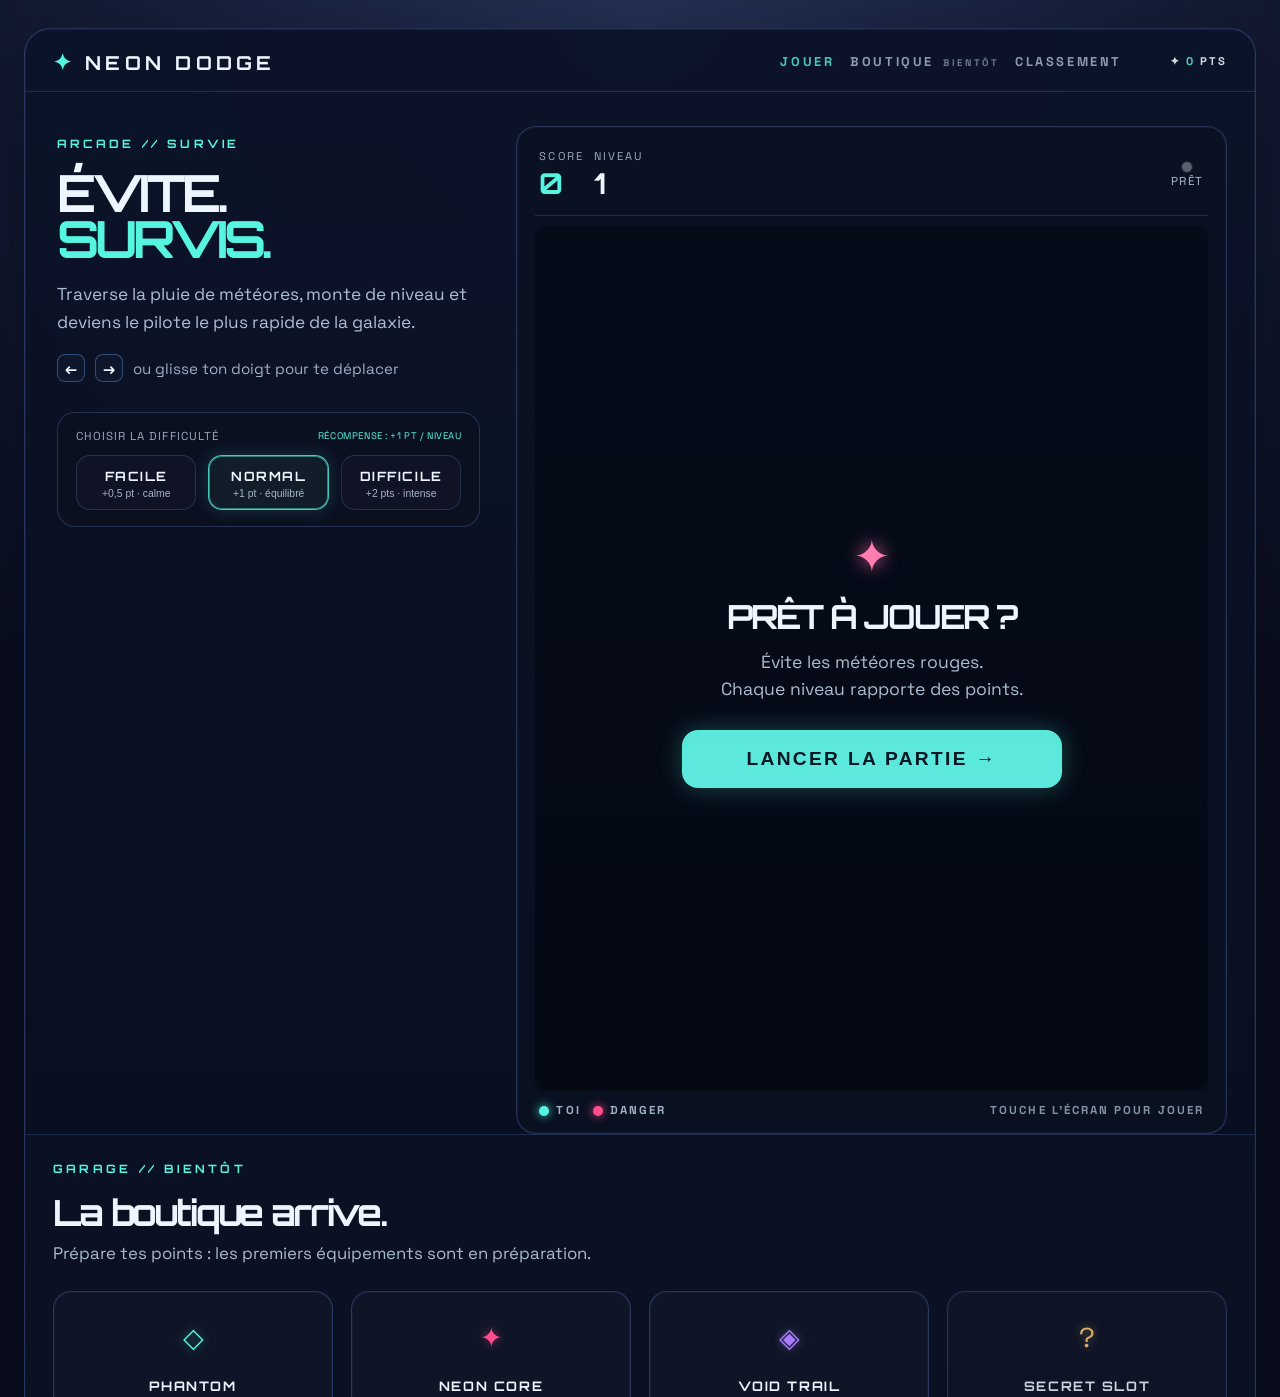
<file: index.html>
<!doctype html>
<html lang="fr">
<head>
<meta charset="UTF-8"><meta name="viewport" content="width=device-width,initial-scale=1.0"><meta name="theme-color" content="#090d1f"><title>Neon Dodge — Arcade</title>
<link rel="preconnect" href="https://fonts.googleapis.com"><link rel="preconnect" href="https://fonts.gstatic.com" crossorigin><link href="https://fonts.googleapis.com/css2?family=Orbitron:wght@500;700;900&family=Space+Grotesk:wght@400;600;700&display=swap" rel="stylesheet"><link rel="stylesheet" href="style.css">
</head>
<body>
<main class="shell">
<header class="topbar"><a class="brand" href="#play"><span class="brand-mark">✦</span>NEON DODGE</a><nav><a class="nav-link active" href="#play">JOUER</a><a class="nav-link" href="#shop">BOUTIQUE <em>Bientôt</em></a><a class="nav-link" href="#ranking">CLASSEMENT</a></nav><div class="wallet">✦ <strong id="points">0</strong> PTS</div></header>
<section class="hero" id="play"><div class="intro"><p class="eyebrow">ARCADE // SURVIE</p><h1>Évite.<br><span>Survis.</span></h1><p class="tagline">Traverse la pluie de météores, monte de niveau et deviens le pilote le plus rapide de la galaxie.</p><div class="controls-hint"><span class="key">←</span><span class="key">→</span><span>ou glisse ton doigt pour te déplacer</span></div><div class="difficulty-panel"><div class="panel-heading"><span>CHOISIR LA DIFFICULTÉ</span><small id="rewardText">+1 pt / niveau</small></div><div class="difficulty-options"><button class="difficulty" data-difficulty="easy"><b>FACILE</b><small>+0,5 pt · calme</small></button><button class="difficulty active" data-difficulty="normal"><b>NORMAL</b><small>+1 pt · équilibré</small></button><button class="difficulty" data-difficulty="hard"><b>DIFFICILE</b><small>+2 pts · intense</small></button></div></div></div>
<div class="game-card"><div class="hud"><div><small>SCORE</small><b id="score">0</b></div><div><small>NIVEAU</small><b id="level" class="white">1</b></div><div class="status"><span id="statusDot"></span><small id="statusText">PRÊT</small></div></div><div class="canvas-wrap"><canvas id="game" aria-label="Zone de jeu Neon Dodge"></canvas><div class="overlay" id="overlay"><div class="overlay-icon">✦</div><h2 id="overlayTitle">PRÊT À JOUER ?</h2><p id="overlayText">Évite les météores rouges.<br>Chaque niveau rapporte des points.</p><button id="startBtn">LANCER LA PARTIE <span>→</span></button></div></div><div class="game-footer"><span><i class="dot player-dot"></i>TOI</span><span><i class="dot danger-dot"></i>DANGER</span><span class="mobile-tip">TOUCHE L'ÉCRAN POUR JOUER</span></div></div></section>
<section class="shop" id="shop"><div class="section-title"><p class="eyebrow">GARAGE // BIENTÔT</p><h2>La boutique arrive.</h2><p>Prépare tes points : les premiers équipements sont en préparation.</p></div><div class="shop-grid"><article class="shop-item"><div class="item-icon">◇</div><b>PHANTOM</b><small>Vaisseau furtif</small><span>BIENTÔT</span></article><article class="shop-item"><div class="item-icon pink">✦</div><b>NEON CORE</b><small>Énergie premium</small><span>BIENTÔT</span></article><article class="shop-item"><div class="item-icon purple">◈</div><b>VOID TRAIL</b><small>Trace cosmique</small><span>BIENTÔT</span></article><article class="shop-item locked"><div class="item-icon gold">?</div><b>SECRET SLOT</b><small>Une surprise arrive</small><span>VERROUILLÉ</span></article></div></section>
<section class="ranking" id="ranking"><div><p class="eyebrow">PILOTES // LOCAL</p><h2>Ton classement</h2></div><div class="rank-card"><span class="rank-number">#1</span><span>TOI, PILOTE NÉON</span><strong id="bestScore">0</strong><small>MEILLEUR SCORE</small></div></section>
<footer><span>NEON DODGE <b>v1.0</b></span><span>Un mini-jeu fait avec HTML, CSS &amp; JavaScript</span></footer>
</main><script src="game.js"></script>
</body></html>
</file>
<file: style.css>
:root {
  --bg: #090d1f;
  --bg-2: #0d1630;
  --panel: rgba(17, 25, 54, 0.92);
  --panel-strong: #111936;
  --panel-soft: rgba(20, 29, 58, 0.9);
  --cyan: #55f5df;
  --cyan-2: #52f7ff;
  --pink: #ff4d8d;
  --purple: #a97cff;
  --gold: #ffc76b;
  --muted: #8c96b7;
  --text: #edf6ff;
  --line: rgba(120, 170, 255, 0.26);
}

* {
  box-sizing: border-box;
  scroll-behavior: smooth;
}

html {
  scroll-behavior: smooth;
}

body {
  margin: 0;
  min-height: 100vh;
  background: radial-gradient(circle at top, rgba(24, 39, 77, 0.95), var(--bg) 50%);
  color: var(--text);
  font-family: "Space Grotesk", sans-serif;
}

main.shell {
  width: min(1280px, calc(100% - 48px));
  margin: 28px auto 32px;
  border-radius: 26px;
  border: 1px solid rgba(116, 154, 255, 0.28);
  background: linear-gradient(180deg, rgba(12, 19, 40, 0.96), rgba(8, 13, 28, 0.96));
  box-shadow: 0 18px 80px rgba(0, 0, 0, 0.35), inset 0 0 0 1px rgba(91, 156, 255, 0.08);
  overflow: hidden;
}

.topbar {
  display: flex;
  align-items: center;
  justify-content: space-between;
  gap: 24px;
  padding: 18px 28px 16px;
  border-bottom: 1px solid rgba(118, 155, 255, 0.2);
}

.brand {
  color: var(--text);
  text-decoration: none;
  font-family: "Orbitron", sans-serif;
  font-size: 1.2rem;
  letter-spacing: 0.22em;
  font-weight: 700;
  text-transform: uppercase;
}

.brand-mark {
  color: var(--cyan);
  margin-right: 10px;
  font-size: 1.4rem;
}

nav {
  display: flex;
  align-items: center;
  gap: 16px;
  margin-left: auto;
  margin-right: 24px;
}

.nav-link {
  color: rgba(214, 233, 255, 0.8);
  text-decoration: none;
  font-size: 0.8rem;
  letter-spacing: 0.2em;
  text-transform: uppercase;
  font-weight: 700;
  opacity: 0.8;
  position: relative;
}

.nav-link.active {
  color: var(--cyan);
}

.nav-link em {
  font-style: normal;
  font-size: 0.6rem;
  opacity: 0.75;
  margin-left: 4px;
}

.wallet {
  color: var(--text);
  font-size: 0.7rem;
  letter-spacing: 0.18em;
  text-transform: uppercase;
  font-weight: 700;
  opacity: 0.88;
}

.wallet strong {
  color: var(--cyan);
}

.hero {
  display: grid;
  grid-template-columns: minmax(260px, 0.95fr) minmax(420px, 1.55fr);
  gap: 28px;
  padding: 34px 28px 0;
}

.intro {
  padding: 10px 8px 16px 4px;
}

.eyebrow {
  margin: 0 0 18px;
  color: var(--cyan);
  text-transform: uppercase;
  letter-spacing: 0.28em;
  font-size: 0.72rem;
  font-weight: 700;
  font-family: "Orbitron", sans-serif;
}

h1 {
  margin: 0;
  font-family: "Orbitron", sans-serif;
  font-size: clamp(2.8rem, 4vw, 4.2rem);
  line-height: 0.9;
  letter-spacing: -0.08em;
  text-transform: uppercase;
}

h1 span {
  color: var(--cyan);
}

.tagline {
  margin: 20px 0 0;
  max-width: 440px;
  color: rgba(214, 233, 255, 0.8);
  font-size: 1.08rem;
  line-height: 1.6;
}

.controls-hint {
  display: flex;
  align-items: center;
  gap: 10px;
  margin-top: 18px;
  font-size: 0.95rem;
  color: rgba(214, 233, 255, 0.72);
}

.key {
  display: inline-flex;
  align-items: center;
  justify-content: center;
  width: 28px;
  height: 28px;
  border: 1px solid rgba(120, 181, 255, 0.35);
  border-radius: 8px;
  background: rgba(14, 24, 46, 0.8);
  color: var(--text);
  font-weight: 700;
}

.difficulty-panel {
  margin-top: 30px;
  border: 1px solid rgba(104, 138, 208, 0.28);
  background: rgba(12, 17, 32, 0.7);
  border-radius: 18px;
  padding: 16px 18px;
}

.panel-heading {
  display: flex;
  align-items: center;
  justify-content: space-between;
  gap: 12px;
  margin-bottom: 12px;
  color: rgba(214, 233, 255, 0.7);
  font-size: 0.72rem;
  letter-spacing: 0.09em;
  text-transform: uppercase;
}

.panel-heading small {
  color: var(--cyan);
  letter-spacing: 0.06em;
}

.difficulty-options {
  display: grid;
  grid-template-columns: repeat(3, minmax(0, 1fr));
  gap: 12px;
}

.difficulty {
  appearance: none;
  border: 1px solid rgba(120, 168, 255, 0.2);
  background: rgba(17, 20, 38, 0.9);
  color: var(--text);
  border-radius: 14px;
  padding: 12px 10px 10px;
  text-align: center;
  cursor: pointer;
  transition: 0.2s ease;
}

.difficulty b {
  display: block;
  font-size: 0.8rem;
  letter-spacing: 0.12em;
  text-transform: uppercase;
  font-family: "Orbitron", sans-serif;
}

.difficulty small {
  display: block;
  margin-top: 4px;
  color: rgba(214, 233, 255, 0.75);
  font-size: 0.65rem;
}

.difficulty.active {
  border-color: rgba(85, 245, 223, 0.8);
  box-shadow: inset 0 0 0 1px rgba(85, 245, 223, 0.45), 0 0 18px rgba(85, 245, 223, 0.16);
  background: rgba(18, 31, 42, 0.95);
}

.game-card {
  display: flex;
  flex-direction: column;
  border: 1px solid rgba(128, 164, 255, 0.24);
  background: rgba(10, 18, 34, 0.82);
  border-radius: 20px;
  padding: 18px 18px 12px;
  min-height: 620px;
  box-shadow: inset 0 0 0 1px rgba(96, 150, 255, 0.06);
}

.hud {
  display: flex;
  align-items: center;
  justify-content: space-between;
  gap: 10px;
  padding: 4px 4px 14px;
  border-bottom: 1px solid rgba(128, 164, 255, 0.18);
}

.hud > div {
  display: flex;
  flex-direction: column;
  gap: 2px;
}

.hud small {
  color: rgba(214, 233, 255, 0.72);
  text-transform: uppercase;
  letter-spacing: 0.18em;
  font-size: 0.7rem;
}

.hud b {
  color: var(--cyan);
  font-size: clamp(1.8rem, 2vw, 2.8rem);
  font-family: "Orbitron", sans-serif;
  letter-spacing: -0.08em;
}

.hud .white {
  color: var(--text);
}

.status {
  display: inline-flex;
  align-items: center;
  gap: 8px;
  margin-left: auto;
}

#statusDot {
  display: inline-block;
  width: 10px;
  height: 10px;
  border-radius: 50%;
  background: rgba(231, 242, 255, 0.35);
  box-shadow: 0 0 0 1px rgba(255,255,255,0.08);
}

#statusDot.active {
  background: var(--cyan);
  box-shadow: 0 0 12px rgba(85, 245, 223, 0.9);
}

#statusText {
  color: rgba(214, 233, 255, 0.8);
  letter-spacing: 0.14em;
  text-transform: uppercase;
  font-size: 0.72rem;
}

.canvas-wrap {
  position: relative;
  flex: 1;
  min-height: 440px;
  margin-top: 10px;
  border-radius: 14px;
  overflow: hidden;
  background: linear-gradient(180deg, rgba(5, 13, 26, 0.8), rgba(4, 8, 17, 0.96));
}

#game {
  display: block;
  width: 100%;
  height: 100%;
  min-height: 440px;
}

.overlay {
  position: absolute;
  inset: 0;
  display: flex;
  flex-direction: column;
  align-items: center;
  justify-content: center;
  background: rgba(6, 12, 24, 0.56);
  backdrop-filter: blur(2px);
  z-index: 10;
  text-align: center;
  padding: 20px;
}

.overlay[hidden] {
  display: none !important;
}

.overlay-icon {
  font-size: 2.8rem;
  color: #ff7db0;
  text-shadow: 0 0 18px rgba(255, 103, 171, 0.9);
  margin-bottom: 10px;
}

#overlayTitle {
  margin: 0;
  color: var(--text);
  font-family: "Orbitron", sans-serif;
  font-size: clamp(2rem, 2.6vw, 3rem);
  letter-spacing: -0.06em;
  text-transform: uppercase;
}

#overlayText {
  margin: 12px 0 0;
  color: rgba(214, 233, 255, 0.8);
  font-size: 1.1rem;
  line-height: 1.5;
}

#startBtn {
  margin-top: 28px;
  border: 0;
  border-radius: 16px;
  background: linear-gradient(180deg, #5ae8d9, #5ee9e0);
  color: #081824;
  min-width: min(100%, 380px);
  padding: 18px 30px;
  font-size: 1.2rem;
  font-weight: 800;
  letter-spacing: 0.12em;
  text-transform: uppercase;
  cursor: pointer;
  box-shadow: 0 0 24px rgba(85, 245, 223, 0.28);
  transition: transform 0.2s ease, box-shadow 0.2s ease;
}

#startBtn:hover {
  transform: translateY(-1px);
  box-shadow: 0 0 30px rgba(85, 245, 223, 0.38);
}

.game-footer {
  display: flex;
  align-items: center;
  justify-content: space-between;
  gap: 12px;
  margin-top: 12px;
  color: rgba(214, 233, 255, 0.75);
  font-size: 0.72rem;
  letter-spacing: 0.18em;
  text-transform: uppercase;
  font-weight: 700;
  padding: 0 4px 4px;
}

.dot {
  display: inline-block;
  width: 10px;
  height: 10px;
  border-radius: 50%;
  margin-right: 7px;
  vertical-align: middle;
}

.player-dot {
  background: var(--cyan);
  box-shadow: 0 0 10px rgba(85, 245, 223, 0.9);
}

.danger-dot {
  background: var(--pink);
  box-shadow: 0 0 10px rgba(255, 77, 141, 0.9);
}

.mobile-tip {
  margin-left: auto;
  opacity: 0.8;
}

.shop,
.ranking {
  border-top: 1px solid rgba(113, 159, 255, 0.18);
  background: rgba(13, 19, 39, 0.6);
  padding: 26px 28px 30px;
}

.shop {
  display: block;
}

.section-title {
  display: block;
  margin-bottom: 24px;
}

.section-title h2 {
  margin: 0;
  color: var(--text);
  font-size: clamp(2.25rem, 2.3vw, 3.2rem);
  letter-spacing: -0.06em;
  line-height: 1.05;
  font-family: "Orbitron", sans-serif;
}

.section-title p:last-child {
  margin-top: 10px;
  color: rgba(214, 233, 255, 0.78);
  font-size: 1.05rem;
  line-height: 1.5;
}

.shop-grid {
  display: grid;
  grid-template-columns: repeat(4, minmax(180px, 1fr));
  gap: 18px;
}

.shop-item {
  display: flex;
  flex-direction: column;
  align-items: center;
  justify-content: center;
  min-height: 220px;
  border: 1px solid rgba(120, 160, 255, 0.26);
  background: rgba(18, 24, 42, 0.7);
  border-radius: 18px;
  padding: 20px 18px 16px;
  box-shadow: inset 0 0 0 1px rgba(118, 154, 255, 0.05);
  text-align: center;
}

.shop-item.locked {
  opacity: 0.85;
}

.item-icon {
  display: inline-flex;
  align-items: center;
  justify-content: center;
  width: 52px;
  height: 52px;
  margin-bottom: 14px;
  font-size: 1.7rem;
  color: var(--cyan);
  text-shadow: 0 0 10px rgba(85, 245, 223, 0.5);
}

.item-icon.pink {
  color: var(--pink);
  text-shadow: 0 0 10px rgba(255, 77, 141, 0.5);
}

.item-icon.purple {
  color: var(--purple);
  text-shadow: 0 0 10px rgba(169, 124, 255, 0.5);
}

.item-icon.gold {
  color: var(--gold);
  text-shadow: 0 0 10px rgba(255, 199, 107, 0.55);
}

.shop-item b {
  display: block;
  color: var(--text);
  margin-bottom: 8px;
  font-family: "Orbitron", sans-serif;
  font-size: 0.82rem;
  letter-spacing: 0.12em;
  text-transform: uppercase;
  line-height: 1.3;
}

.shop-item small {
  display: block;
  color: rgba(214, 233, 255, 0.72);
  font-size: 0.9rem;
  margin-bottom: 10px;
}

.shop-item span {
  display: inline-block;
  margin-top: auto;
  color: rgba(214, 233, 255, 0.8);
  font-size: 0.68rem;
  letter-spacing: 0.18em;
  text-transform: uppercase;
  font-weight: 700;
}

.ranking {
  display: flex;
  align-items: center;
  justify-content: space-between;
  gap: 16px;
}

.rank-card {
  display: flex;
  align-items: center;
  gap: 18px;
  margin-left: auto;
  padding: 18px 22px;
  border: 1px solid rgba(120, 160, 255, 0.25);
  background: rgba(17, 26, 47, 0.82);
  border-radius: 16px;
}

.rank-number {
  display: inline-flex;
  align-items: center;
  justify-content: center;
  width: 52px;
  height: 52px;
  border-radius: 12px;
  background: rgba(85, 245, 223, 0.08);
  color: var(--cyan);
  border: 1px solid rgba(85, 245, 223, 0.25);
  font-family: "Orbitron", sans-serif;
  font-size: 1.2rem;
}

.rank-card span {
  color: rgba(214, 233, 255, 0.86);
  font-size: 0.82rem;
  letter-spacing: 0.12em;
  text-transform: uppercase;
}

.rank-card strong {
  color: var(--cyan);
  font-size: 2rem;
  font-family: "Orbitron", sans-serif;
  margin-left: 10px;
}

.rank-card small {
  color: rgba(214, 233, 255, 0.72);
  font-size: 0.66rem;
  letter-spacing: 0.16em;
  text-transform: uppercase;
  margin-left: 10px;
}

footer {
  display: flex;
  justify-content: space-between;
  gap: 18px;
  padding: 18px 28px 22px;
  color: rgba(214, 233, 255, 0.7);
  font-size: 0.75rem;
  letter-spacing: 0.1em;
  text-transform: uppercase;
  border-top: 1px solid rgba(120, 160, 255, 0.18);
}

footer b {
  color: var(--cyan);
  font-weight: 700;
}

@media (max-width: 980px) {
  .hero {
    grid-template-columns: 1fr;
  }

  .shop-grid {
    grid-template-columns: repeat(2, minmax(180px, 1fr));
  }

  .ranking {
    align-items: flex-start;
    flex-direction: column;
  }

  .rank-card {
    width: 100%;
    margin-left: 0;
    justify-content: center;
  }
}

@media (max-width: 640px) {
  main.shell {
    width: min(100% - 16px, 980px);
    margin: 12px auto 20px;
  }

  .topbar {
    flex-wrap: wrap;
    padding: 16px 18px 14px;
  }

  nav {
    order: 3;
    width: 100%;
    justify-content: center;
    margin: 0;
    flex-wrap: wrap;
  }

  .hero,
  .shop,
  .ranking,
  footer {
    padding-left: 18px;
    padding-right: 18px;
  }

  .difficulty-options,
  .shop-grid {
    grid-template-columns: 1fr;
  }

  .game-card {
    min-height: 500px;
  }

  .canvas-wrap,
  #game {
    min-height: 360px;
  }

  .game-footer {
    flex-wrap: wrap;
    justify-content: center;
  }

  .mobile-tip {
    margin-left: initial;
  }
}
</file>
